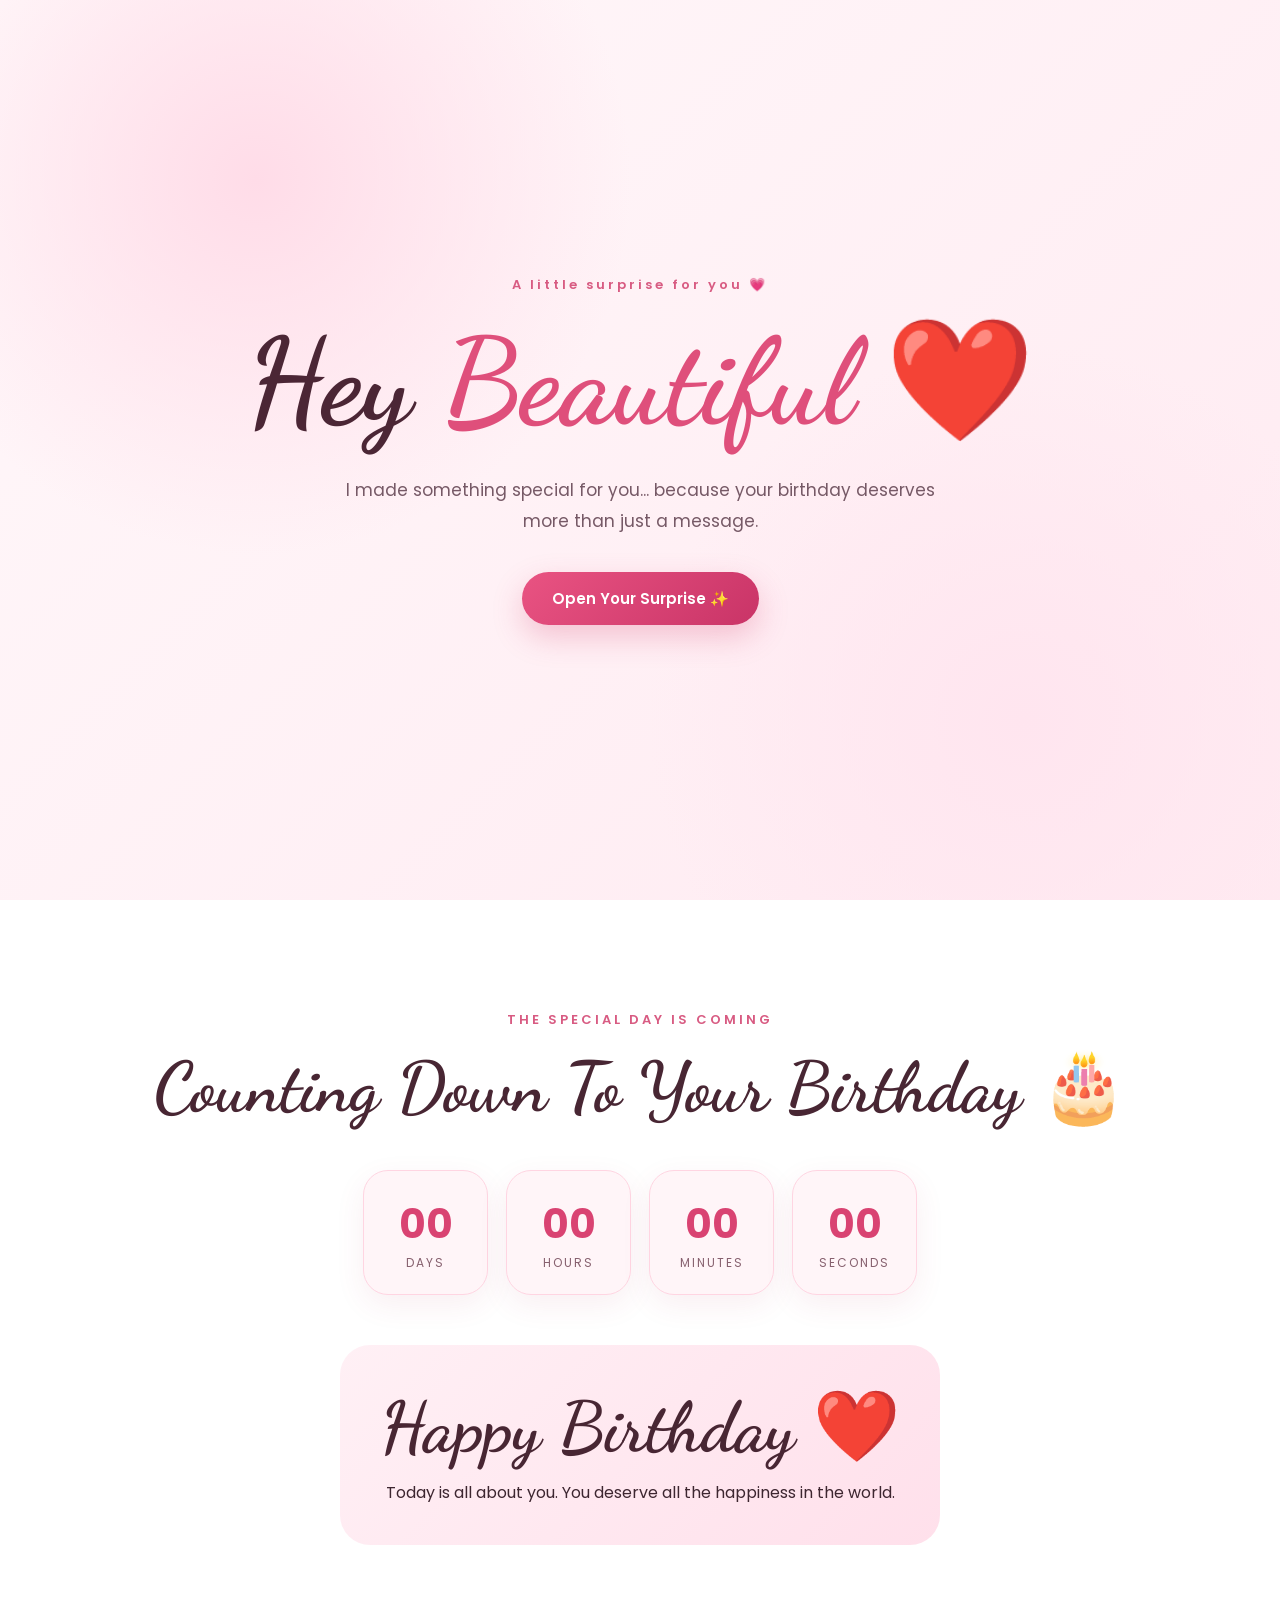
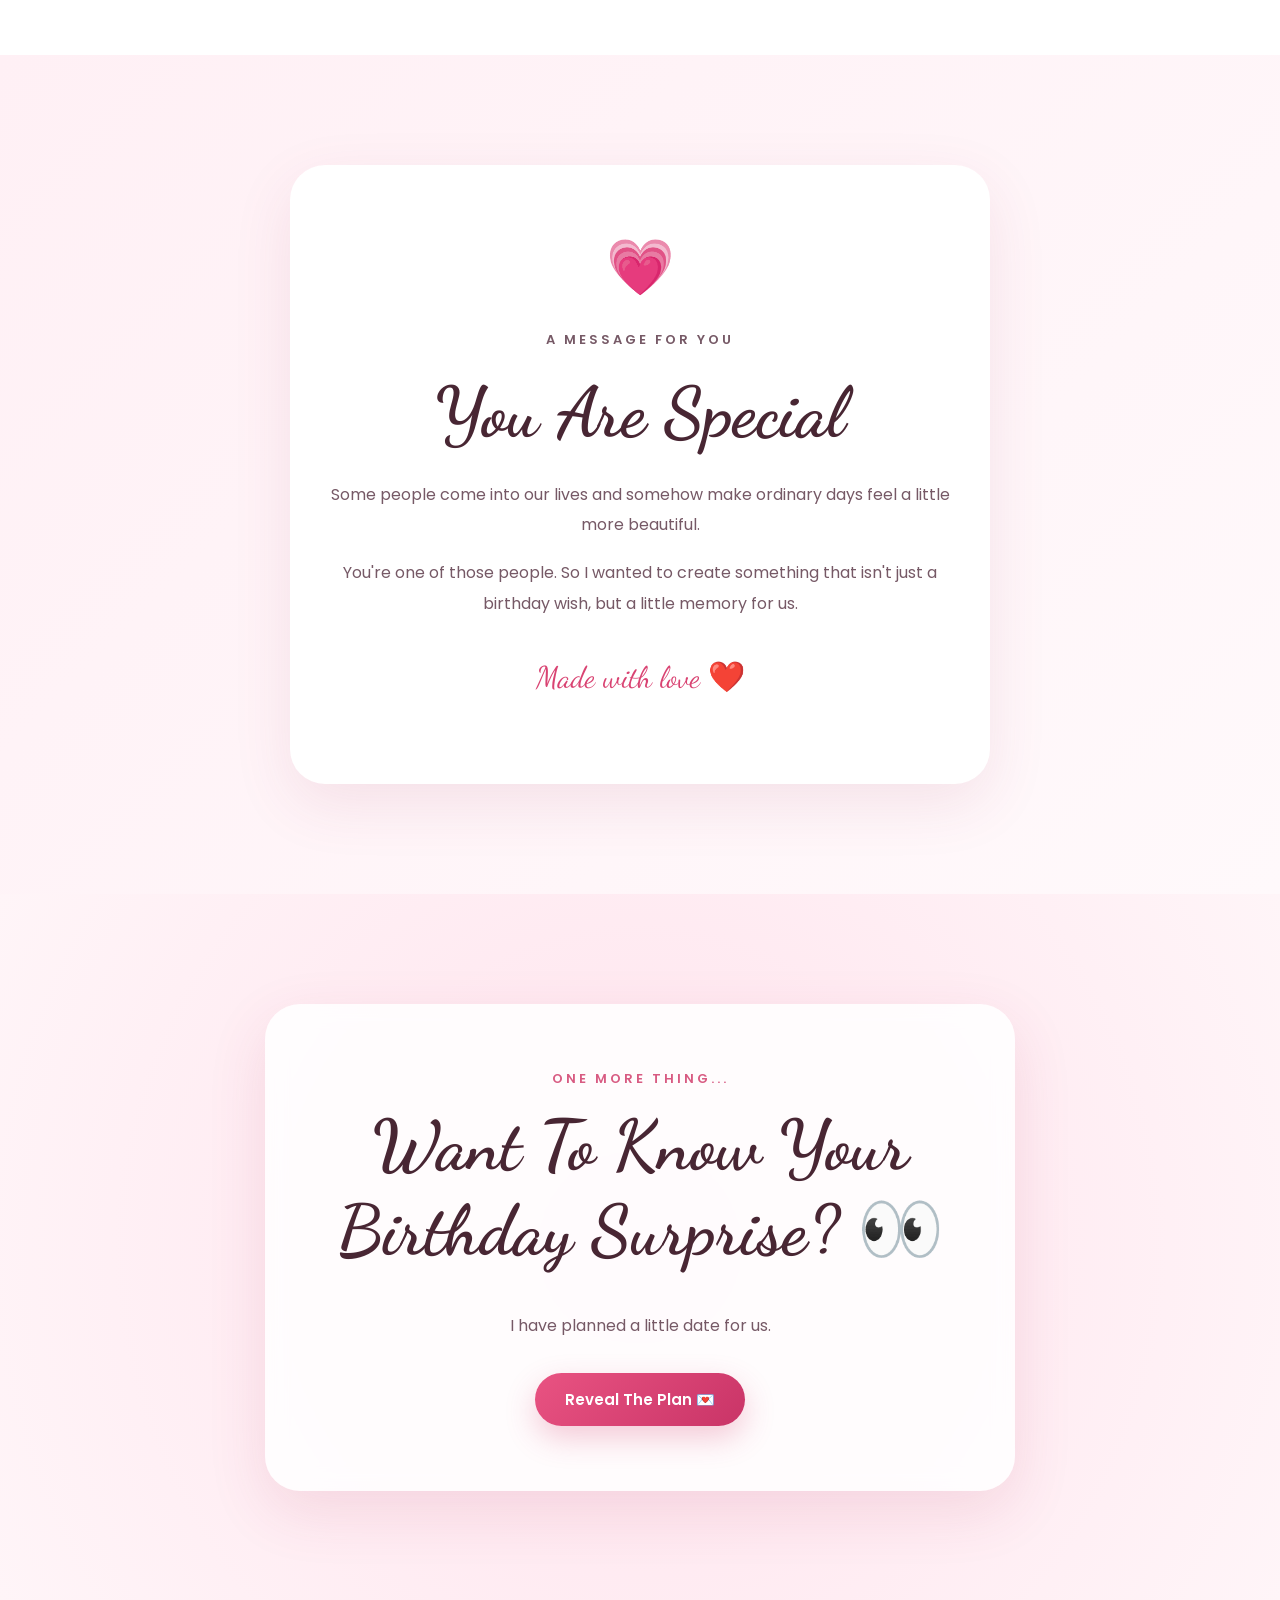
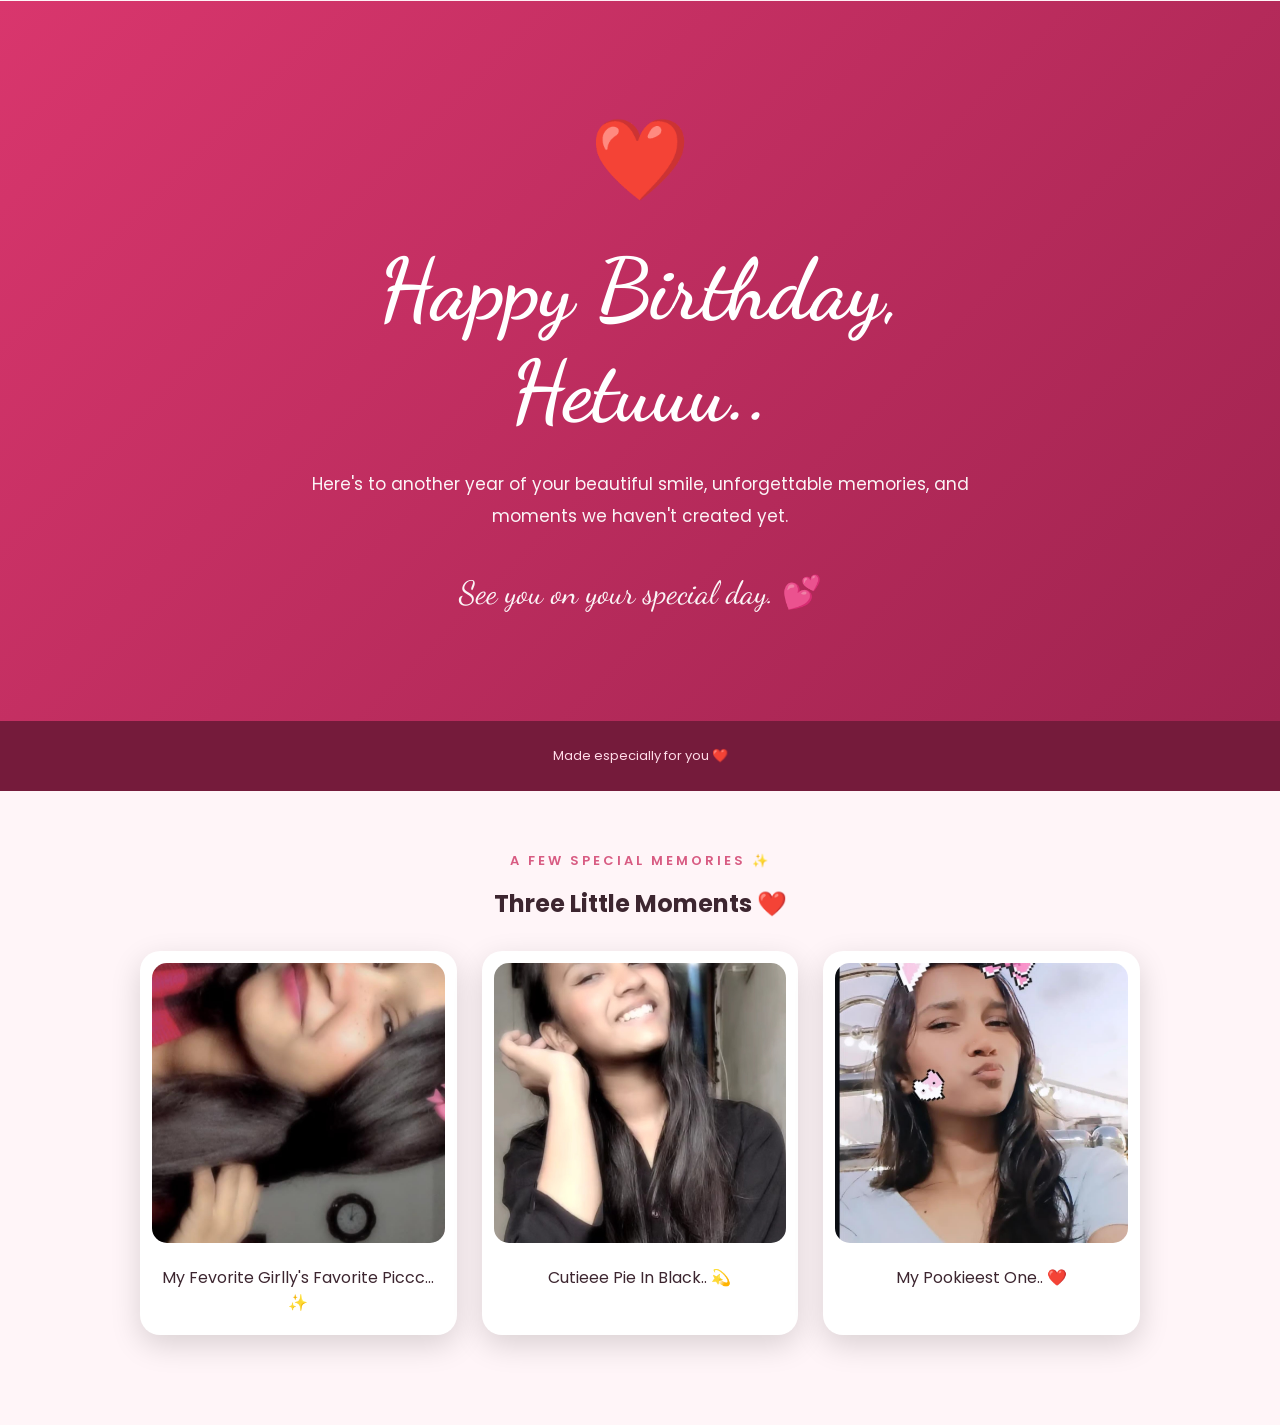
<file: index.html>
<!DOCTYPE html>
<html lang="en">
<head>
    <meta charset="UTF-8">
    <meta name="viewport" content="width=device-width, initial-scale=1.0">

    <title>For You ❤️</title>

    <link rel="stylesheet" href="style.css">

    <link rel="preconnect" href="https://fonts.googleapis.com">
    <link rel="preconnect" href="https://fonts.gstatic.com" crossorigin>
    <link href="https://fonts.googleapis.com/css2?family=Dancing+Script:wght@500;600;700&family=Poppins:wght@300;400;500;600;700&display=swap" rel="stylesheet">
</head>

<body>

    <!-- Floating Hearts -->
    <div class="hearts"></div>

    <!-- HERO -->
    <section class="hero">

        <div class="hero-content">

            <p class="small-title">A little surprise for you 💗</p>

            <h1>
                Hey <span>Beautiful</span> ❤️
            </h1>

            <p class="intro">
                I made something special for you...
                because your birthday deserves more than just a message.
            </p>

            <a href="#countdown" class="main-btn">
                Open Your Surprise ✨
            </a>

        </div>

    </section>


    <!-- COUNTDOWN -->
    <section id="countdown" class="section countdown-section">

        <p class="section-small">THE SPECIAL DAY IS COMING</p>

        <h2>Counting Down To Your Birthday 🎂</h2>

        <div class="countdown">

            <div class="time-box">
                <span id="days">00</span>
                <small>Days</small>
            </div>

            <div class="time-box">
                <span id="hours">00</span>
                <small>Hours</small>
            </div>

            <div class="time-box">
                <span id="minutes">00</span>
                <small>Minutes</small>
            </div>

            <div class="time-box">
                <span id="seconds">00</span>
                <small>Seconds</small>
            </div>

        </div>

        <div id="birthdayMessage" class="birthday-message">
            <h2>Happy Birthday ❤️</h2>
            <p>
                Today is all about you.
                You deserve all the happiness in the world.
            </p>
        </div>

    </section>


    <!-- MESSAGE -->
    <section class="section message-section">

        <div class="message-card">

            <div class="heart-icon">💗</div>

            <p class="section-small">A MESSAGE FOR YOU</p>

            <h2>You Are Special</h2>

            <p>
                Some people come into our lives and somehow make
                ordinary days feel a little more beautiful.
            </p>

            <p>
                You're one of those people.
                So I wanted to create something that isn't just
                a birthday wish, but a little memory for us.
            </p>

            <p class="signature">
                Made with love ❤️
            </p>

        </div>

    </section>


   


    <!-- DATE REVEAL -->
    <section class="section date-section">

        <div class="date-card">

            <p class="section-small">ONE MORE THING...</p>

            <h2>Want To Know Your Birthday Surprise? 👀</h2>

            <p>
                I have planned a little date for us.
            </p>

            <button id="revealBtn" class="main-btn">
                Reveal The Plan 💌
            </button>


            <div id="dateReveal" class="date-reveal">

                <div class="date-item">
                    <span>📅</span>
                    <div>
                        <small>DATE</small>
                        <strong>26 August 2026</strong>
                    </div>
                </div>

                <div class="date-item">
                    <span>🕐</span>
                    <div>
                        <small>TIME</small>
                        <strong>6:00 PM</strong>
                    </div>
                </div>

                <div class="date-item">
                    <span>📍</span>
                    <div>
                        <small>PLACE</small>
                        <strong>Boatnikal Garden</strong>
                    </div>
                </div>

                <div class="date-item">
                    <span>🍽️</span>
                    <div>
                        <small>PLAN</small>
                        <strong> A Beautiful Evening</strong>
                    </div>
                </div>

            </div>

        </div>

    </section>


    <!-- FINAL -->
    <section class="final-section">

        <div class="final-content">

            <div class="big-heart">❤️</div>

            <h2>Happy Birthday, Hetuuu..</h2>

            <p>
                Here's to another year of your beautiful smile,
                unforgettable memories, and moments we haven't
                created yet.
            </p>

            <p class="final-line">
                See you on your special day. 💕
            </p>

        </div>

    </section>


    <footer>
        Made especially for you ❤️
    </footer>

<section class="memories">
    <p class="section-small">A FEW SPECIAL MEMORIES ✨</p>
    <h2>Three Little Moments ❤️</h2>

    <div class="photo-grid">
<div class="photo-card">
    <img src="photo1.jpg" alt="Memory 1">
    <p>My Fevorite Girlly's Favorite Piccc... ✨</p>
</div>

<div class="photo-card">
    <img src="photo2.jpg" alt="Memory 2">
    <p>Cutieee Pie In Black.. 💫</p>
</div>

<div class="photo-card">
    <img src="photo3.jpg" alt="Memory 3">
    <p>My Pookieest One.. ❤️</p>
</div>
    </div>
</section>
    <script src="script.js"></script>
    
</body>
</html>
</file>
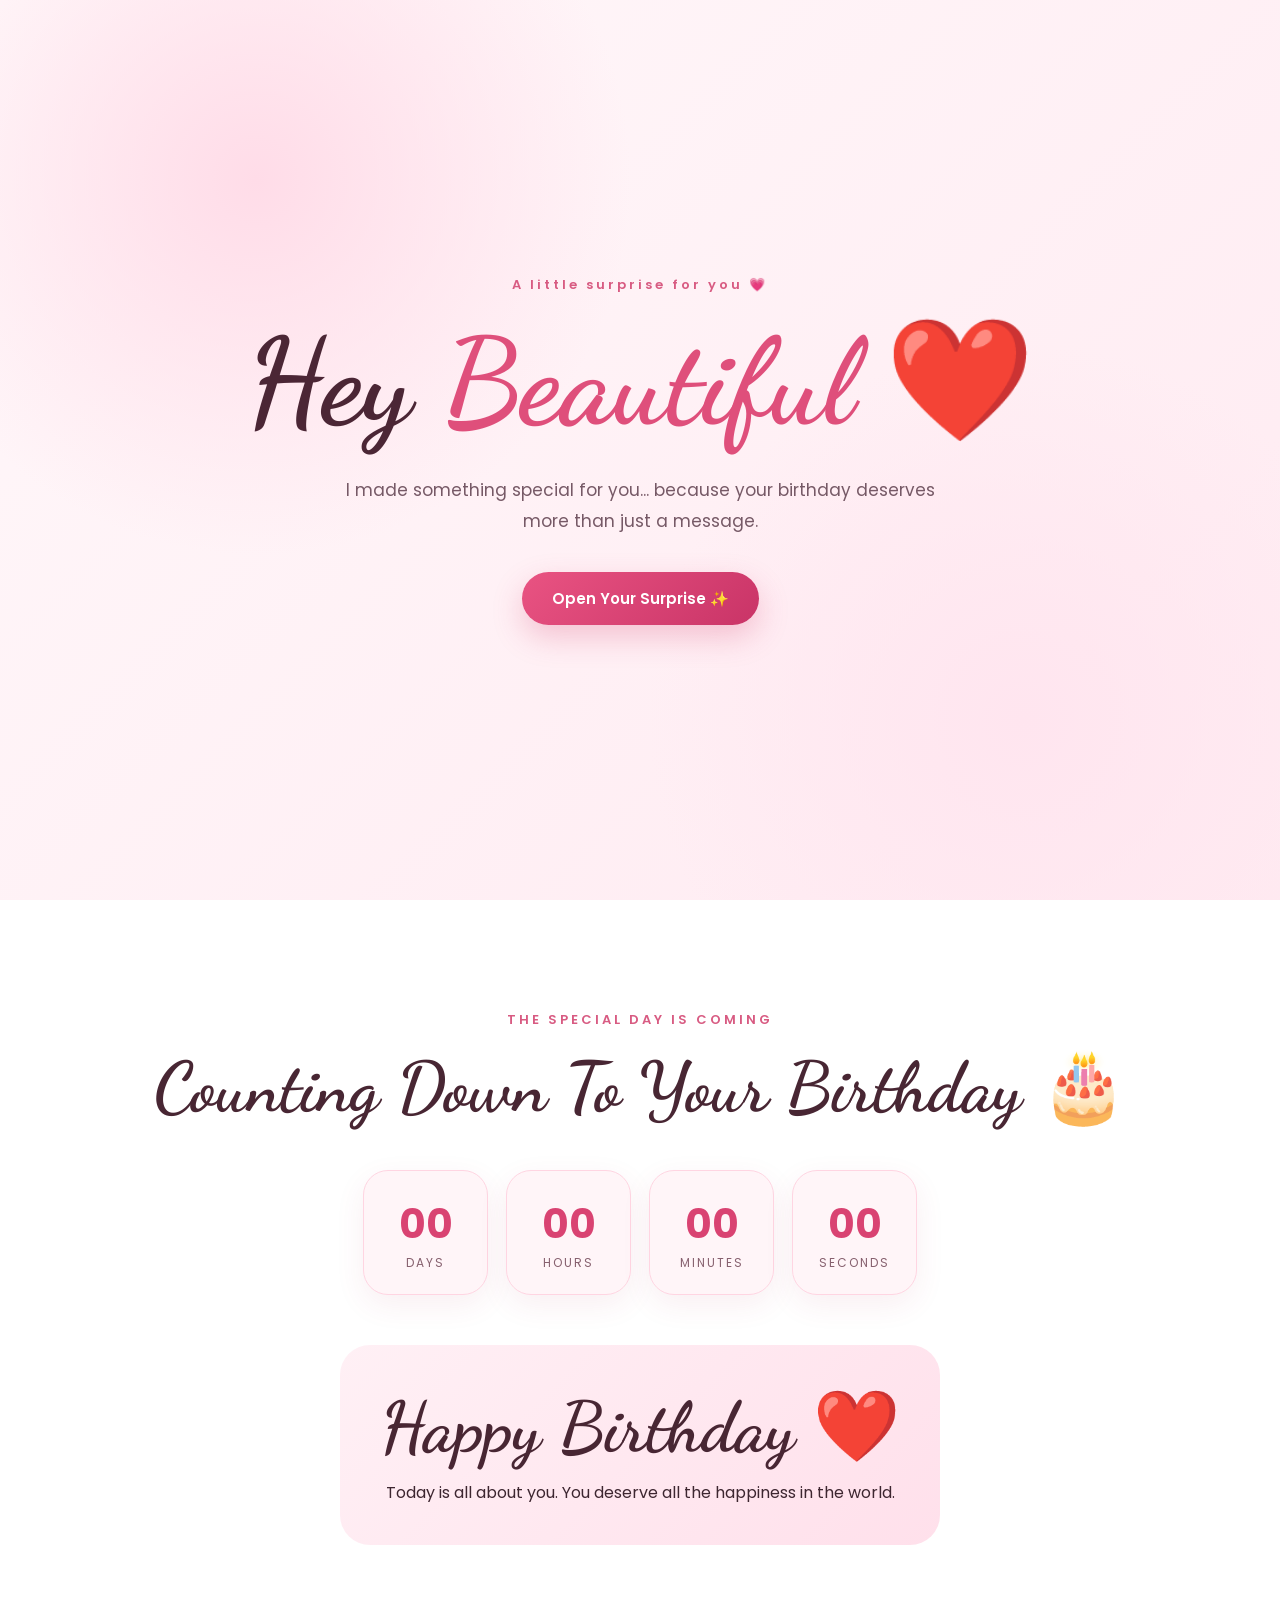
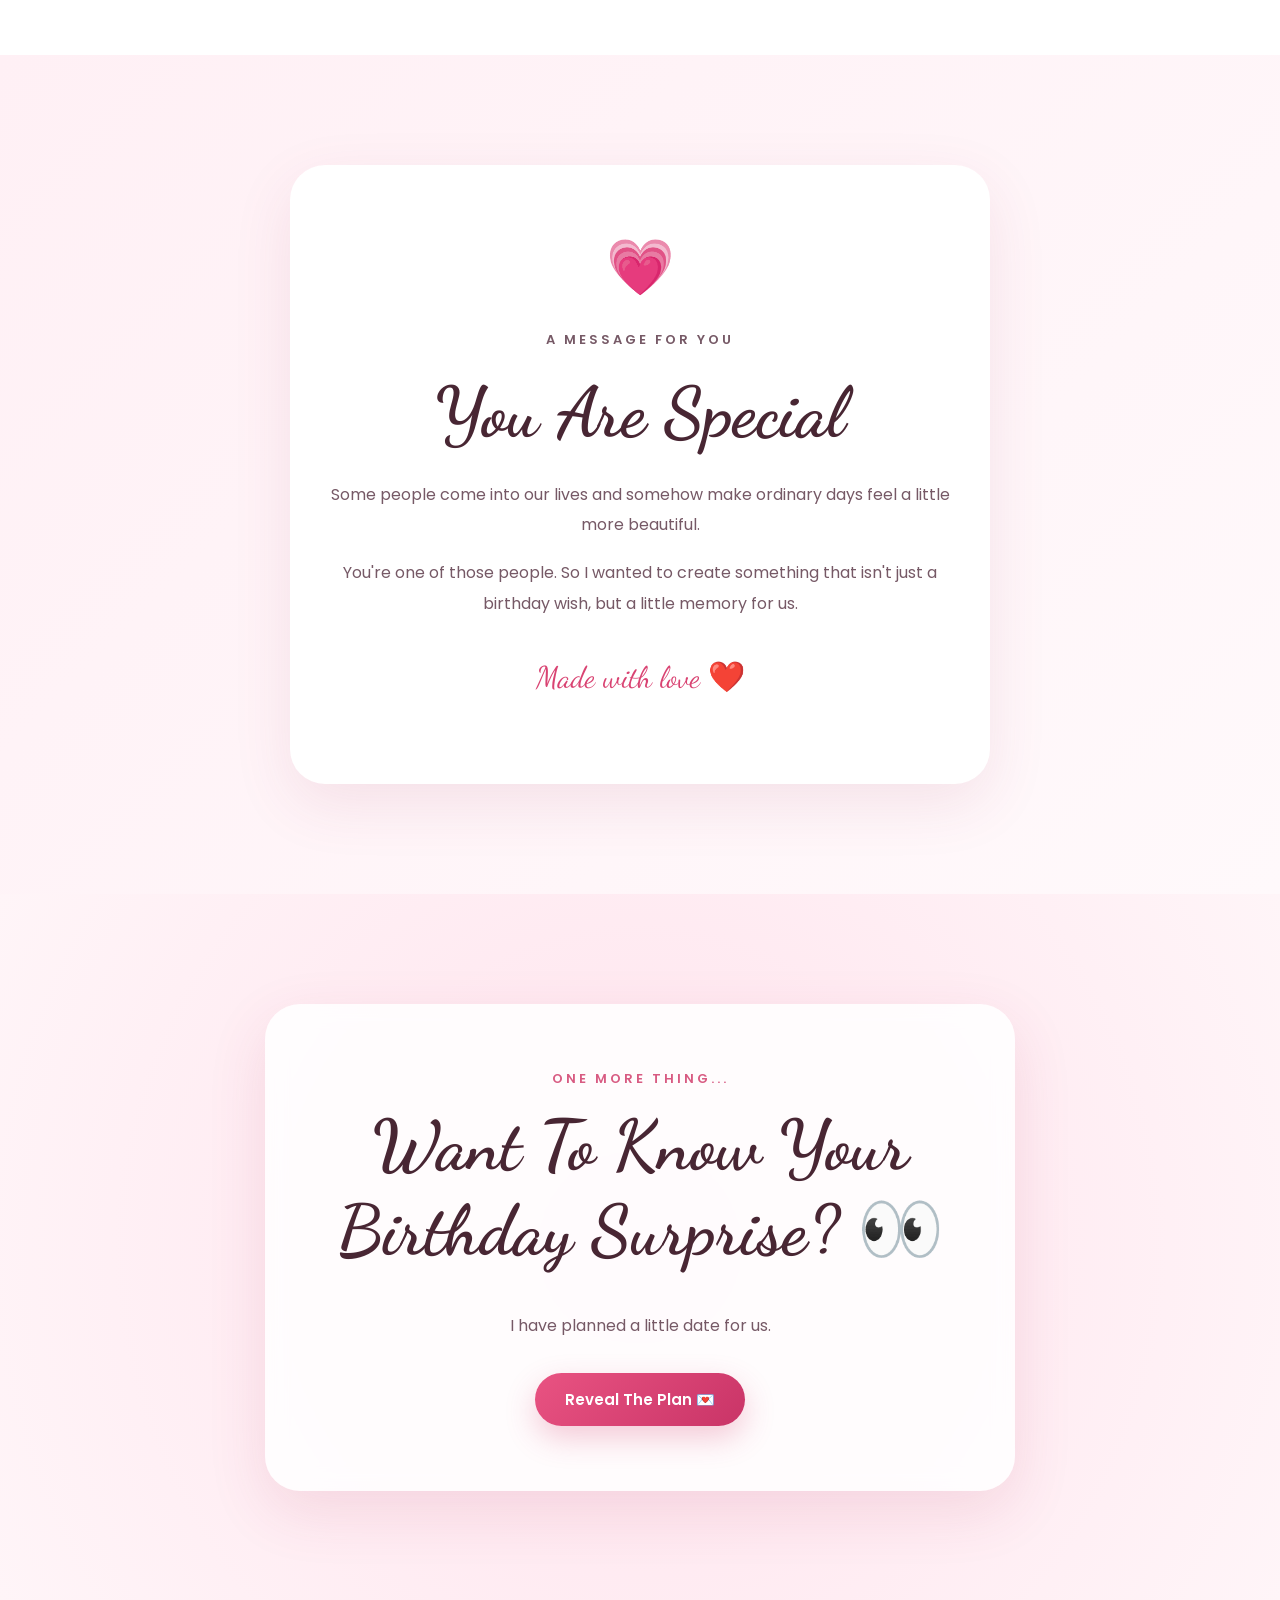
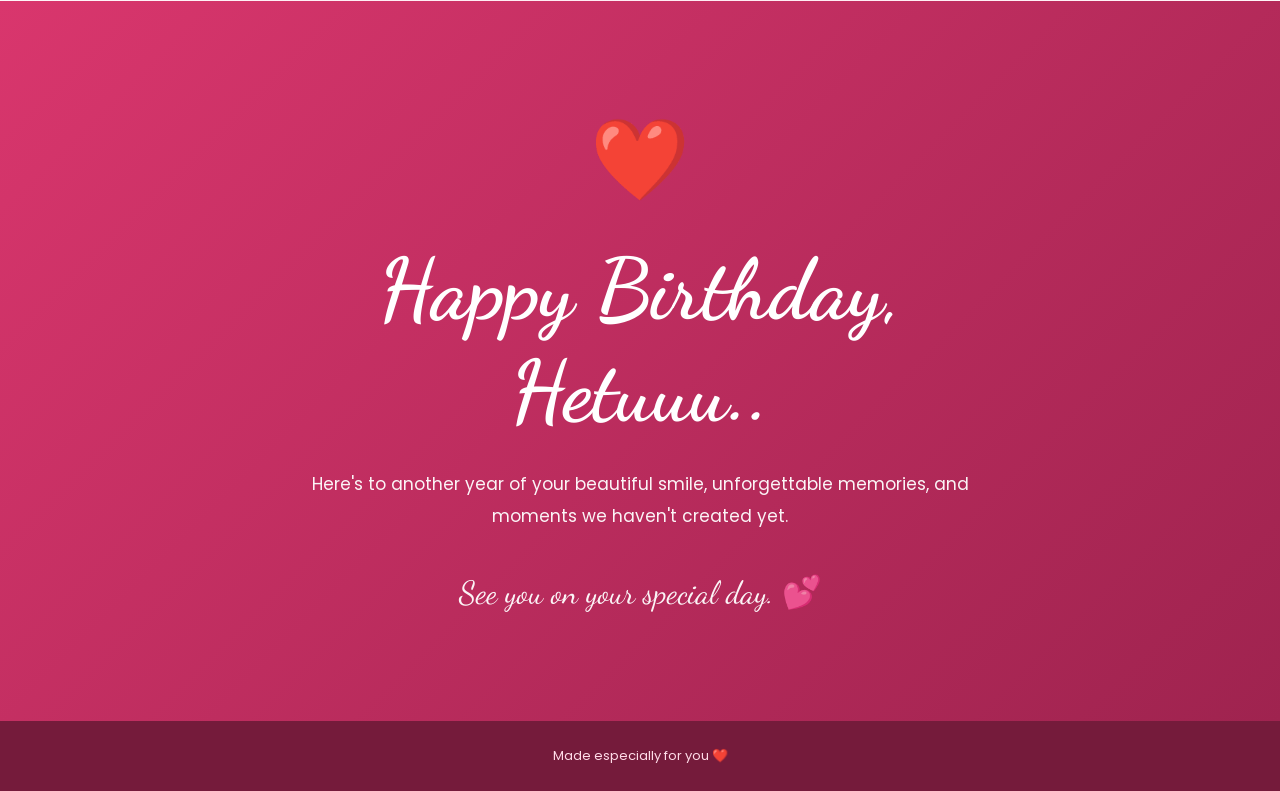
<file: date.html>
<!DOCTYPE html>
<html lang="en">
<head>
    <meta charset="UTF-8">
    <meta name="viewport" content="width=device-width, initial-scale=1.0">

    <title>For You ❤️</title>

    <link rel="stylesheet" href="style.css">

    <link rel="preconnect" href="https://fonts.googleapis.com">
    <link rel="preconnect" href="https://fonts.gstatic.com" crossorigin>
    <link href="https://fonts.googleapis.com/css2?family=Dancing+Script:wght@500;600;700&family=Poppins:wght@300;400;500;600;700&display=swap" rel="stylesheet">
</head>

<body>

    <!-- Floating Hearts -->
    <div class="hearts"></div>

    <!-- HERO -->
    <section class="hero">

        <div class="hero-content">

            <p class="small-title">A little surprise for you 💗</p>

            <h1>
                Hey <span>Beautiful</span> ❤️
            </h1>

            <p class="intro">
                I made something special for you...
                because your birthday deserves more than just a message.
            </p>

            <a href="#countdown" class="main-btn">
                Open Your Surprise ✨
            </a>

        </div>

    </section>


    <!-- COUNTDOWN -->
    <section id="countdown" class="section countdown-section">

        <p class="section-small">THE SPECIAL DAY IS COMING</p>

        <h2>Counting Down To Your Birthday 🎂</h2>

        <div class="countdown">

            <div class="time-box">
                <span id="days">00</span>
                <small>Days</small>
            </div>

            <div class="time-box">
                <span id="hours">00</span>
                <small>Hours</small>
            </div>

            <div class="time-box">
                <span id="minutes">00</span>
                <small>Minutes</small>
            </div>

            <div class="time-box">
                <span id="seconds">00</span>
                <small>Seconds</small>
            </div>

        </div>

        <div id="birthdayMessage" class="birthday-message">
            <h2>Happy Birthday ❤️</h2>
            <p>
                Today is all about you.
                You deserve all the happiness in the world.
            </p>
        </div>

    </section>


    <!-- MESSAGE -->
    <section class="section message-section">

        <div class="message-card">

            <div class="heart-icon">💗</div>

            <p class="section-small">A MESSAGE FOR YOU</p>

            <h2>You Are Special</h2>

            <p>
                Some people come into our lives and somehow make
                ordinary days feel a little more beautiful.
            </p>

            <p>
                You're one of those people.
                So I wanted to create something that isn't just
                a birthday wish, but a little memory for us.
            </p>

            <p class="signature">
                Made with love ❤️
            </p>

        </div>

    </section>


   


    <!-- DATE REVEAL -->
    <section class="section date-section">

        <div class="date-card">

            <p class="section-small">ONE MORE THING...</p>

            <h2>Want To Know Your Birthday Surprise? 👀</h2>

            <p>
                I have planned a little date for us.
            </p>

            <button id="revealBtn" class="main-btn">
                Reveal The Plan 💌
            </button>


            <div id="dateReveal" class="date-reveal">

                <div class="date-item">
                    <span>📅</span>
                    <div>
                        <small>DATE</small>
                        <strong>27 August 2026</strong>
                    </div>
                </div>

                <div class="date-item">
                    <span>🕐</span>
                    <div>
                        <small>TIME</small>
                        <strong>6:00 PM</strong>
                    </div>
                </div>

                <div class="date-item">
                    <span>📍</span>
                    <div>
                        <small>PLACE</small>
                        <strong>Boatnikal Garden</strong>
                    </div>
                </div>

                <div class="date-item">
                    <span>🍽️</span>
                    <div>
                        <small>PLAN</small>
                        <strong> A Beautiful Evening</strong>
                    </div>
                </div>

            </div>

        </div>

    </section>


    <!-- FINAL -->
    <section class="final-section">

        <div class="final-content">

            <div class="big-heart">❤️</div>

            <h2>Happy Birthday, Hetuuu..</h2>

            <p>
                Here's to another year of your beautiful smile,
                unforgettable memories, and moments we haven't
                created yet.
            </p>

            <p class="final-line">
                See you on your special day. 💕
            </p>

        </div>

    </section>


    <footer>
        Made especially for you ❤️
    </footer>


    <script src="script.js"></script>

</body>
</html>
</file>
<file: style.css>
* {
    margin: 0;
    padding: 0;
    box-sizing: border-box;
}

html {
    scroll-behavior: smooth;
}

body {
    font-family: "Poppins", sans-serif;
    background: #fff5f8;
    color: #3d2630;
    overflow-x: hidden;
}

/* -------------------------
   HERO
------------------------- */

.hero {
    min-height: 100vh;

    display: flex;
    align-items: center;
    justify-content: center;

    text-align: center;

    padding: 40px 20px;

    background:
        radial-gradient(circle at 20% 20%, #ffdce8 0%, transparent 30%),
        radial-gradient(circle at 80% 80%, #ffe5ef 0%, transparent 30%),
        linear-gradient(135deg, #fff8fa, #ffeaf1);

    position: relative;
}

.hero-content {
    max-width: 800px;
    animation: fadeUp 1.5s ease;
}

.small-title,
.section-small {
    color: #d85b82;
    font-size: 13px;
    letter-spacing: 3px;
    font-weight: 600;
    margin-bottom: 15px;
}

.hero h1 {
    font-family: "Dancing Script", cursive;
    font-size: clamp(65px, 12vw, 120px);
    color: #4b2635;
    margin-bottom: 20px;
}

.hero h1 span {
    color: #df4f7b;
}

.intro {
    max-width: 600px;
    margin: auto;
    color: #765966;
    font-size: 17px;
    line-height: 1.8;
}

.main-btn {
    display: inline-block;

    margin-top: 35px;
    padding: 15px 30px;

    border: none;
    border-radius: 50px;

    background: linear-gradient(135deg, #e95382, #c93467);
    color: white;

    text-decoration: none;

    font-family: "Poppins", sans-serif;
    font-size: 15px;
    font-weight: 600;

    cursor: pointer;

    box-shadow: 0 12px 30px rgba(210, 55, 105, 0.25);

    transition: 0.3s;
}

.main-btn:hover {
    transform: translateY(-4px) scale(1.03);
    box-shadow: 0 18px 35px rgba(210, 55, 105, 0.35);
}


/* -------------------------
   SECTIONS
------------------------- */

.section {
    padding: 110px 20px;
    text-align: center;
}

.section h2 {
    font-family: "Dancing Script", cursive;
    font-size: clamp(45px, 7vw, 70px);
    color: #482633;
    margin-bottom: 40px;
}


/* -------------------------
   COUNTDOWN
------------------------- */

.countdown-section {
    background: #ffffff;
}

.countdown {
    display: flex;
    justify-content: center;
    gap: 18px;

    flex-wrap: wrap;

    margin-top: 40px;
}

.time-box {
    width: 125px;
    height: 125px;

    display: flex;
    flex-direction: column;
    align-items: center;
    justify-content: center;

    background: #fff5f8;

    border: 1px solid #ffd5e2;
    border-radius: 25px;

    box-shadow: 0 10px 30px rgba(180, 50, 90, 0.08);
}

.time-box span {
    font-size: 40px;
    font-weight: 700;
    color: #d94372;
}

.time-box small {
    color: #87616f;
    font-size: 12px;
    text-transform: uppercase;
    letter-spacing: 2px;
}

.birthday-message {
    display: none;

    max-width: 600px;

    margin: 50px auto 0;

    padding: 40px;

    border-radius: 30px;

    background: linear-gradient(135deg, #fff0f5, #ffe0eb);

    animation: popIn 1s ease;
}

.birthday-message h2 {
    margin-bottom: 10px;
}


/* -------------------------
   MESSAGE
------------------------- */

.message-section {
    background:
        linear-gradient(
            135deg,
            #fff0f5,
            #fff9fb
        );
}

.message-card {
    max-width: 700px;
    margin: auto;

    padding: 60px 40px;

    background: white;

    border-radius: 35px;

    box-shadow: 0 20px 60px rgba(160, 50, 90, 0.10);
}

.heart-icon {
    font-size: 55px;
    margin-bottom: 20px;

    animation: heartbeat 1.5s infinite;
}

.message-card h2 {
    margin-bottom: 25px;
}

.message-card p {
    color: #765966;
    line-height: 1.9;
    margin-bottom: 18px;
}

.signature {
    font-family: "Dancing Script", cursive;
    font-size: 30px !important;
    color: #d94372 !important;
    margin-top: 30px;
}


/* -------------------------
   MEMORIES
------------------------- */

.memories-section {
    background: white;
}

.memory-grid {
    max-width: 1100px;
    margin: auto;

    display: grid;

    grid-template-columns:
        repeat(3, 1fr);

    gap: 25px;
}

.memory-card {
    padding: 20px;

    background: #fff7fa;

    border-radius: 25px;

    transition: 0.3s;
}

.memory-card:hover {
    transform: translateY(-8px);
}

.photo-placeholder {
    height: 250px;

    display: flex;
    align-items: center;
    justify-content: center;

    background: linear-gradient(
        135deg,
        #ffd9e6,
        #fff0f5
    );

    border-radius: 20px;

    font-size: 55px;

    margin-bottom: 20px;
}

.memory-card h3 {
    margin-bottom: 8px;
    color: #522c3b;
}

.memory-card p {
    color: #886a75;
    font-size: 14px;
}


/* -------------------------
   DATE
------------------------- */

.date-section {
    background:
        radial-gradient(
            circle at center,
            #ffe3ed,
            #fff5f8
        );
}

.date-card {
    max-width: 750px;
    margin: auto;

    padding: 65px 35px;

    background: rgba(255,255,255,0.85);

    backdrop-filter: blur(10px);

    border-radius: 35px;

    box-shadow: 0 20px 60px rgba(170, 50, 90, 0.12);
}

.date-card > p:not(.section-small) {
    color: #765966;
}

.date-reveal {
    display: none;

    margin-top: 40px;

    text-align: left;

    animation: fadeUp 0.8s ease;
}

.date-item {
    display: flex;
    align-items: center;

    gap: 20px;

    padding: 20px;

    margin-bottom: 12px;

    background: #fff7fa;

    border-radius: 20px;
}

.date-item > span {
    font-size: 30px;
}

.date-item div {
    display: flex;
    flex-direction: column;
}

.date-item small {
    color: #c84c73;
    font-size: 10px;
    letter-spacing: 2px;
    margin-bottom: 4px;
}

.date-item strong {
    color: #51303c;
}


/* -------------------------
   FINAL
------------------------- */

.final-section {
    min-height: 80vh;

    display: flex;
    align-items: center;
    justify-content: center;

    text-align: center;

    padding: 80px 20px;

    background:
        linear-gradient(
            135deg,
            #d9366d,
            #9f234f
        );

    color: white;
}

.final-content {
    max-width: 700px;
}

.big-heart {
    font-size: 80px;

    animation: heartbeat 1.5s infinite;

    margin-bottom: 20px;
}

.final-section h2 {
    font-family: "Dancing Script", cursive;
    font-size: clamp(55px, 8vw, 85px);
    margin-bottom: 25px;
}

.final-section p {
    line-height: 1.9;
    font-size: 17px;
    opacity: 0.95;
}

.final-line {
    margin-top: 30px;
    font-family: "Dancing Script", cursive;
    font-size: 32px !important;
}


/* -------------------------
   FOOTER
------------------------- */

footer {
    padding: 25px;
    text-align: center;

    background: #751b3b;
    color: #ffdce8;

    font-size: 13px;
}


/* -------------------------
   FLOATING HEARTS
------------------------- */

.heart {
    position: fixed;

    bottom: -30px;

    color: #ef6b91;

    pointer-events: none;

    animation: floatHeart linear forwards;

    z-index: 10;
}


/* -------------------------
   ANIMATIONS
------------------------- */

@keyframes fadeUp {

    from {
        opacity: 0;
        transform: translateY(30px);
    }

    to {
        opacity: 1;
        transform: translateY(0);
    }

}

@keyframes popIn {

    from {
        opacity: 0;
        transform: scale(0.8);
    }

    to {
        opacity: 1;
        transform: scale(1);
    }

}

@keyframes heartbeat {

    0%, 100% {
        transform: scale(1);
    }

    50% {
        transform: scale(1.15);
    }

}

@keyframes floatHeart {

    0% {
        transform:
            translateY(0)
            rotate(0deg);

        opacity: 0;
    }

    10% {
        opacity: 1;
    }

    100% {
        transform:
            translateY(-110vh)
            rotate(360deg);

        opacity: 0;
    }

}


/* -------------------------
   MOBILE
------------------------- */

@media (max-width: 700px) {

    .section {
        padding: 80px 18px;
    }

    .hero h1 {
        font-size: 65px;
    }

    .intro {
        font-size: 15px;
    }

    .time-box {
        width: 90px;
        height: 100px;
    }

    .time-box span {
        font-size: 30px;
    }

    .memory-grid {
        grid-template-columns: 1fr;
    }

    .message-card,
    .date-card {
        padding: 45px 22px;
    }

    .date-item {
        padding: 15px;
    }

    .date-item strong {
        font-size: 13px;
    }

}.memories {
    padding: 60px 20px;
    text-align: center;
}

.photo-grid {
    max-width: 1000px;
    margin: 30px auto;
    display: grid;
    grid-template-columns: repeat(3, 1fr);
    gap: 25px;
}

.photo-card {
    background: white;
    padding: 12px;
    border-radius: 20px;
    box-shadow: 0 10px 30px rgba(0,0,0,0.15);
    transition: transform 0.3s ease;
}

.photo-card:hover {
    transform: translateY(-10px) rotate(1deg);
}

.photo-card img {
    width: 100%;
    height: 280px;
    object-fit: cover;
    border-radius: 15px;
}

.photo-card p {
    margin: 15px 5px 8px;
    font-size: 16px;
}

@media (max-width: 700px) {
    .photo-grid {
        grid-template-columns: 1fr;
        max-width: 350px;
    }

    .photo-card img {
        height: 320px;
    }
}
</file>
